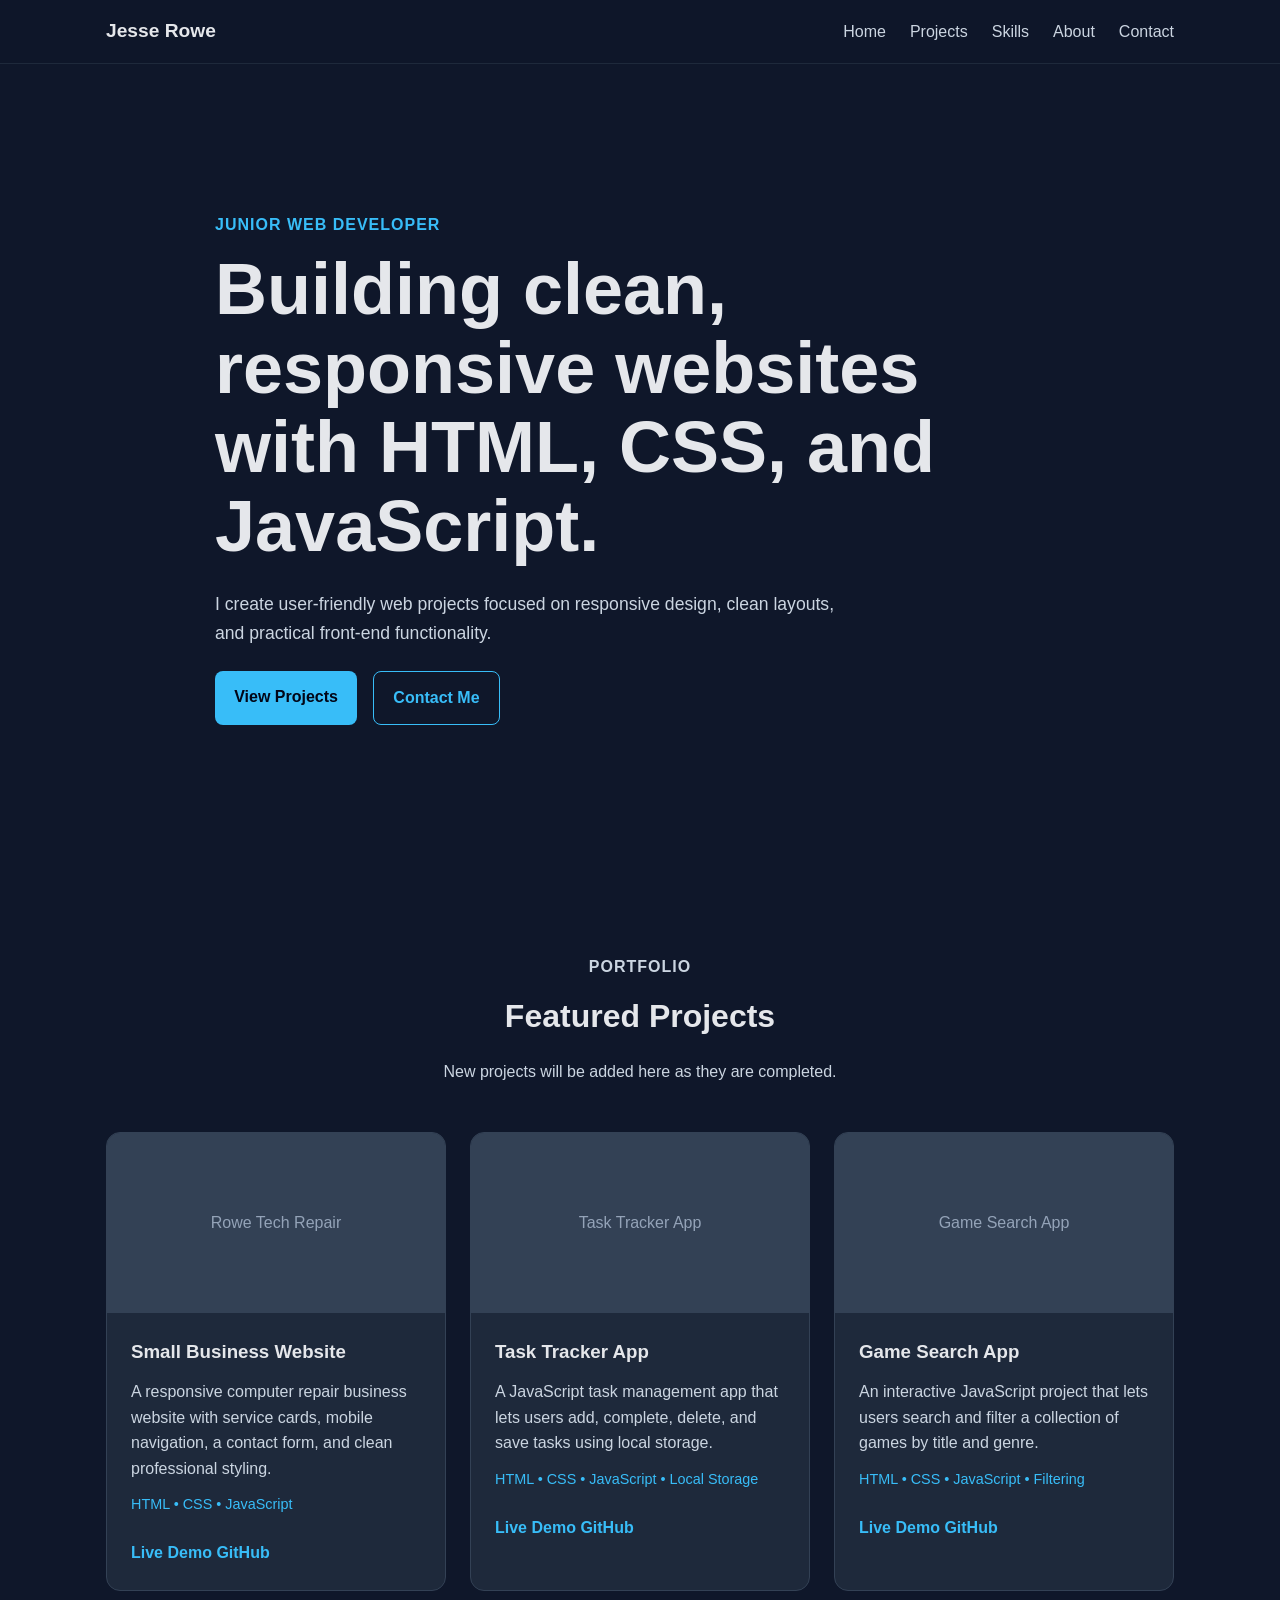
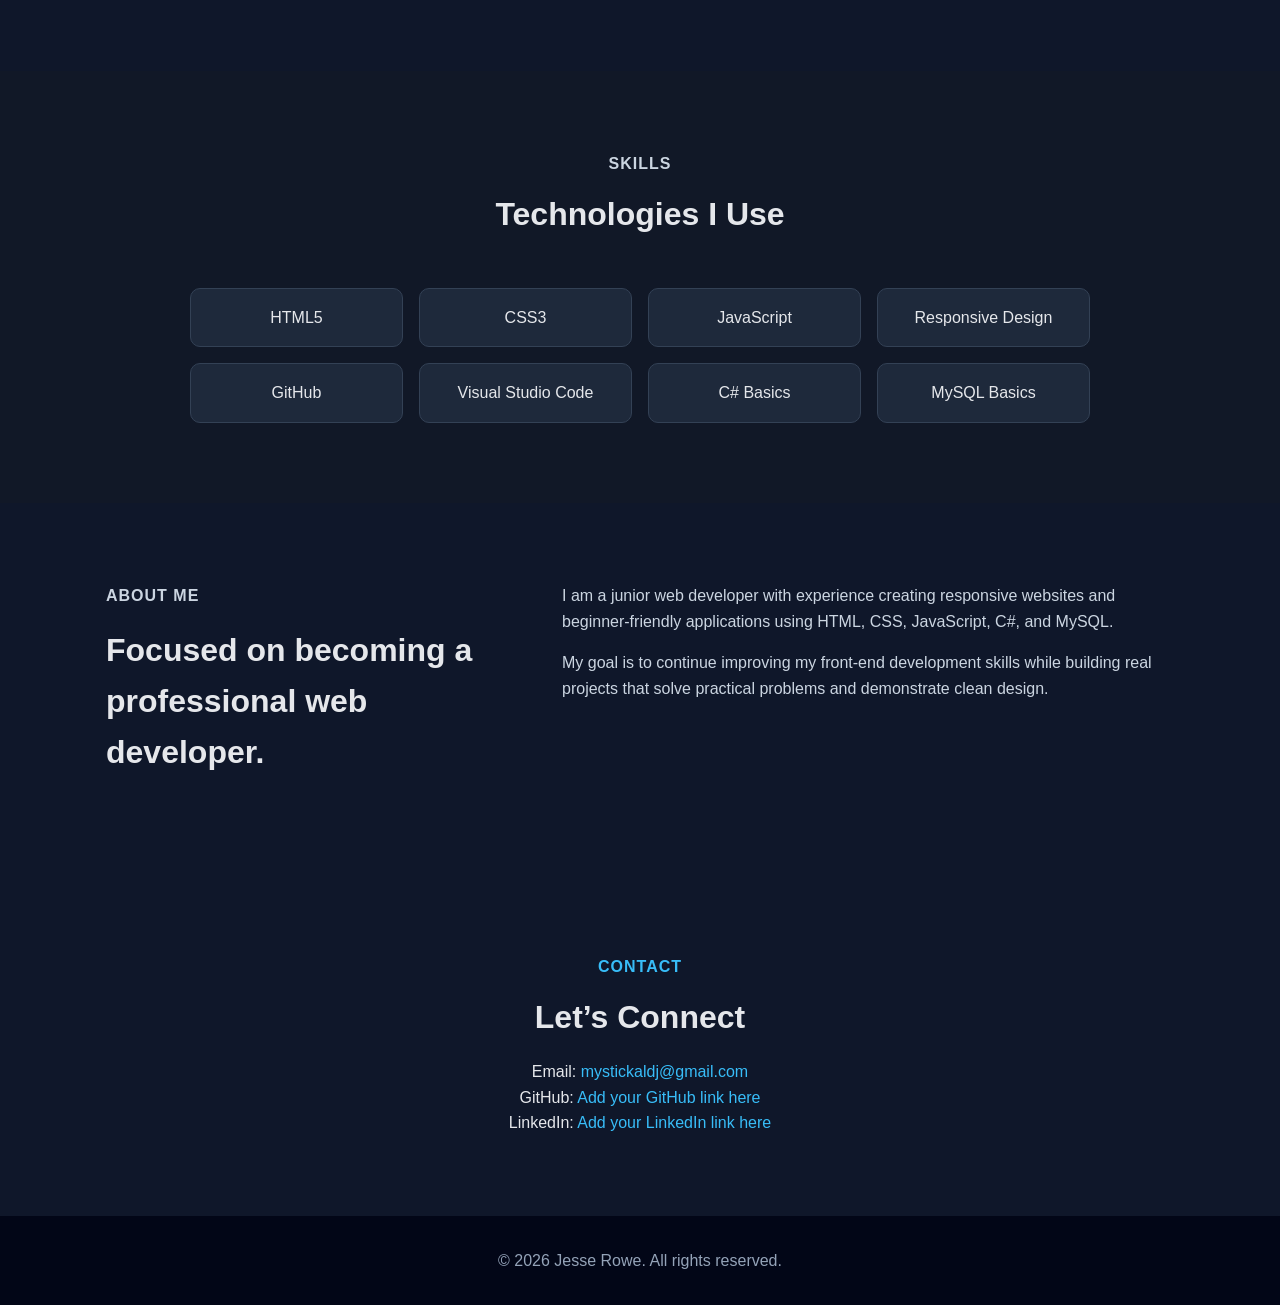
<file: Portfolio/index.html>
<!DOCTYPE html>
<html lang="en">
<head>
  <meta charset="UTF-8" />
  <meta name="viewport" content="width=device-width, initial-scale=1.0" />
  <title>Jesse Rowe | Junior Web Developer</title>
  <link rel="stylesheet" href="styles.css" />
</head>
<body>

  <header class="site-header">
    <nav class="navbar">
      <a href="#" class="logo">Jesse Rowe</a>

      <button class="menu-toggle" id="menuToggle">☰</button>

      <ul class="nav-links" id="navLinks">
        <li><a href="#home">Home</a></li>
        <li><a href="#projects">Projects</a></li>
        <li><a href="#skills">Skills</a></li>
        <li><a href="#about">About</a></li>
        <li><a href="#contact">Contact</a></li>
      </ul>
    </nav>
  </header>

  <main>

    <section id="home" class="hero">
      <div class="hero-content">
        <p class="eyebrow">Junior Web Developer</p>
        <h1>Building clean, responsive websites with HTML, CSS, and JavaScript.</h1>
        <p class="hero-text">
          I create user-friendly web projects focused on responsive design,
          clean layouts, and practical front-end functionality.
        </p>

        <div class="hero-buttons">
          <a href="#projects" class="btn primary">View Projects</a>
          <a href="#contact" class="btn secondary">Contact Me</a>
        </div>
      </div>
    </section>

    <section id="projects" class="section">
      <div class="section-heading">
        <p class="eyebrow">Portfolio</p>
        <h2>Featured Projects</h2>
        <p>New projects will be added here as they are completed.</p>
      </div>

      <div class="project-grid">

        <article class="project-card">
  <div class="project-image">Rowe Tech Repair</div>

  <div class="project-content">
    <h3>Small Business Website</h3>

    <p>
      A responsive computer repair business website with service cards,
      mobile navigation, a contact form, and clean professional styling.
    </p>

    <p class="tech">HTML • CSS • JavaScript</p>

    <div class="project-buttons">
      <a href="projects/rowe-tech-repair/index.html" class="project-link">
        Live Demo
      </a>

      <a href="#" class="project-link secondary-link">
        GitHub
      </a>
    </div>
  </div>
</article>

        <article class="project-card">
  <div class="project-image">Task Tracker App</div>

  <div class="project-content">
    <h3>Task Tracker App</h3>

    <p>
      A JavaScript task management app that lets users add, complete,
      delete, and save tasks using local storage.
    </p>

    <p class="tech">HTML • CSS • JavaScript • Local Storage</p>

    <div class="project-buttons">
      <a href="projects/task-tracker/index.html" class="project-link">
        Live Demo
      </a>

      <a href="#" class="project-link secondary-link">
        GitHub
      </a>
    </div>
  </div>
</article>

        <article class="project-card">
  <div class="project-image">Game Search App</div>

  <div class="project-content">
    <h3>Game Search App</h3>

    <p>
      An interactive JavaScript project that lets users search and filter
      a collection of games by title and genre.
    </p>

    <p class="tech">HTML • CSS • JavaScript • Filtering</p>

    <div class="project-buttons">
      <a href="projects/game-search-app/index.html" class="project-link">
        Live Demo
      </a>

      <a href="#" class="project-link secondary-link">
        GitHub
      </a>
    </div>
  </div>
</article>
      </div>
    </section>

    <section id="skills" class="section alt-section">
      <div class="section-heading">
        <p class="eyebrow">Skills</p>
        <h2>Technologies I Use</h2>
      </div>

      <div class="skills-grid">
        <div class="skill-box">HTML5</div>
        <div class="skill-box">CSS3</div>
        <div class="skill-box">JavaScript</div>
        <div class="skill-box">Responsive Design</div>
        <div class="skill-box">GitHub</div>
        <div class="skill-box">Visual Studio Code</div>
        <div class="skill-box">C# Basics</div>
        <div class="skill-box">MySQL Basics</div>
      </div>
    </section>

    <section id="about" class="section">
      <div class="about-layout">
        <div>
          <p class="eyebrow">About Me</p>
          <h2>Focused on becoming a professional web developer.</h2>
        </div>

        <div>
          <p>
            I am a junior web developer with experience creating responsive
            websites and beginner-friendly applications using HTML, CSS,
            JavaScript, C#, and MySQL.
          </p>
          <p>
            My goal is to continue improving my front-end development skills
            while building real projects that solve practical problems and
            demonstrate clean design.
          </p>
        </div>
      </div>
    </section>

    <section id="contact" class="section contact-section">
      <p class="eyebrow">Contact</p>
      <h2>Let’s Connect</h2>
      <p>Email: <a href="mailto:mystickaldj@gmail.com">mystickaldj@gmail.com</a></p>
      <p>GitHub: <a href="#">Add your GitHub link here</a></p>
      <p>LinkedIn: <a href="#">Add your LinkedIn link here</a></p>
    </section>

  </main>

  <footer class="footer">
    <p>&copy; 2026 Jesse Rowe. All rights reserved.</p>
  </footer>

  <script src="script.js"></script>
</body>
</html>
</file>
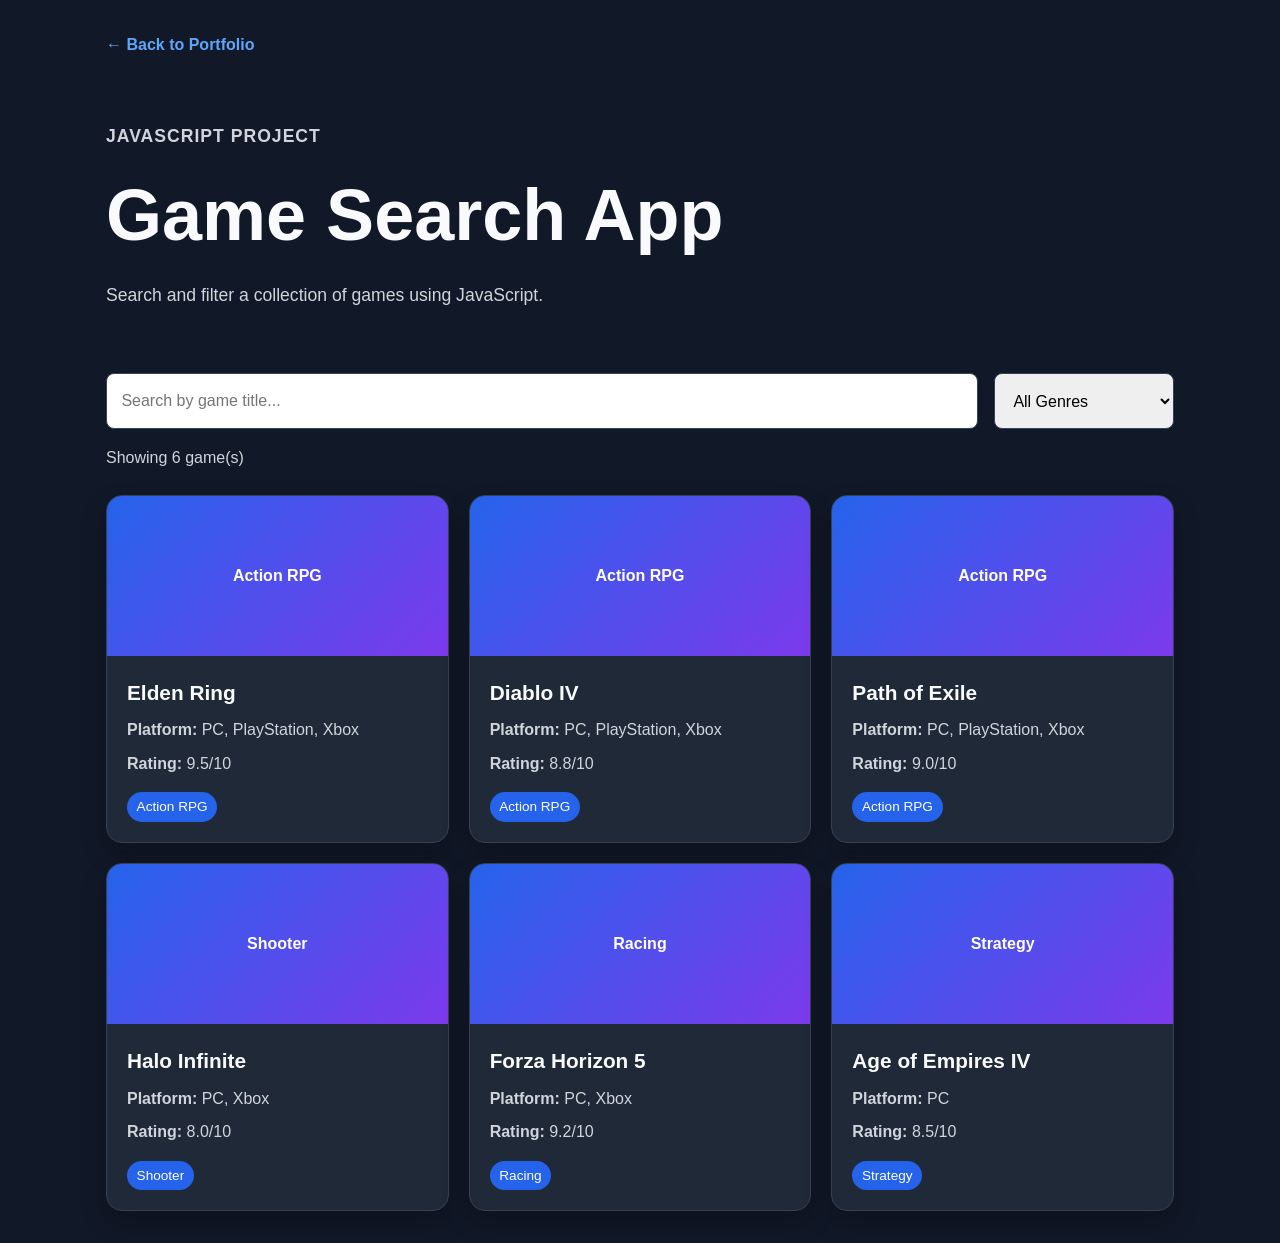
<file: Portfolio/projects/game-search-app/index.html>
<!DOCTYPE html>
<html lang="en">
<head>
  <meta charset="UTF-8" />
  <meta name="viewport" content="width=device-width, initial-scale=1.0" />
  <title>Game Search App | Jesse Rowe</title>
  <link rel="stylesheet" href="styles.css" />
</head>
<body>

  <main class="container">
    <a href="../../index.html" class="back-link">← Back to Portfolio</a>

    <header class="hero">
      <p class="eyebrow">JavaScript Project</p>
      <h1>Game Search App</h1>
      <p>
        Search and filter a collection of games using JavaScript.
      </p>
    </header>

    <section class="controls">
      <input type="text" id="searchInput" placeholder="Search by game title..." />

      <select id="genreFilter">
        <option value="all">All Genres</option>
        <option value="Action RPG">Action RPG</option>
        <option value="Shooter">Shooter</option>
        <option value="Racing">Racing</option>
        <option value="Strategy">Strategy</option>
      </select>
    </section>

    <p id="resultCount" class="result-count"></p>

    <section id="gameGrid" class="game-grid"></section>
  </main>

  <script src="script.js"></script>
</body>
</html>
</file>
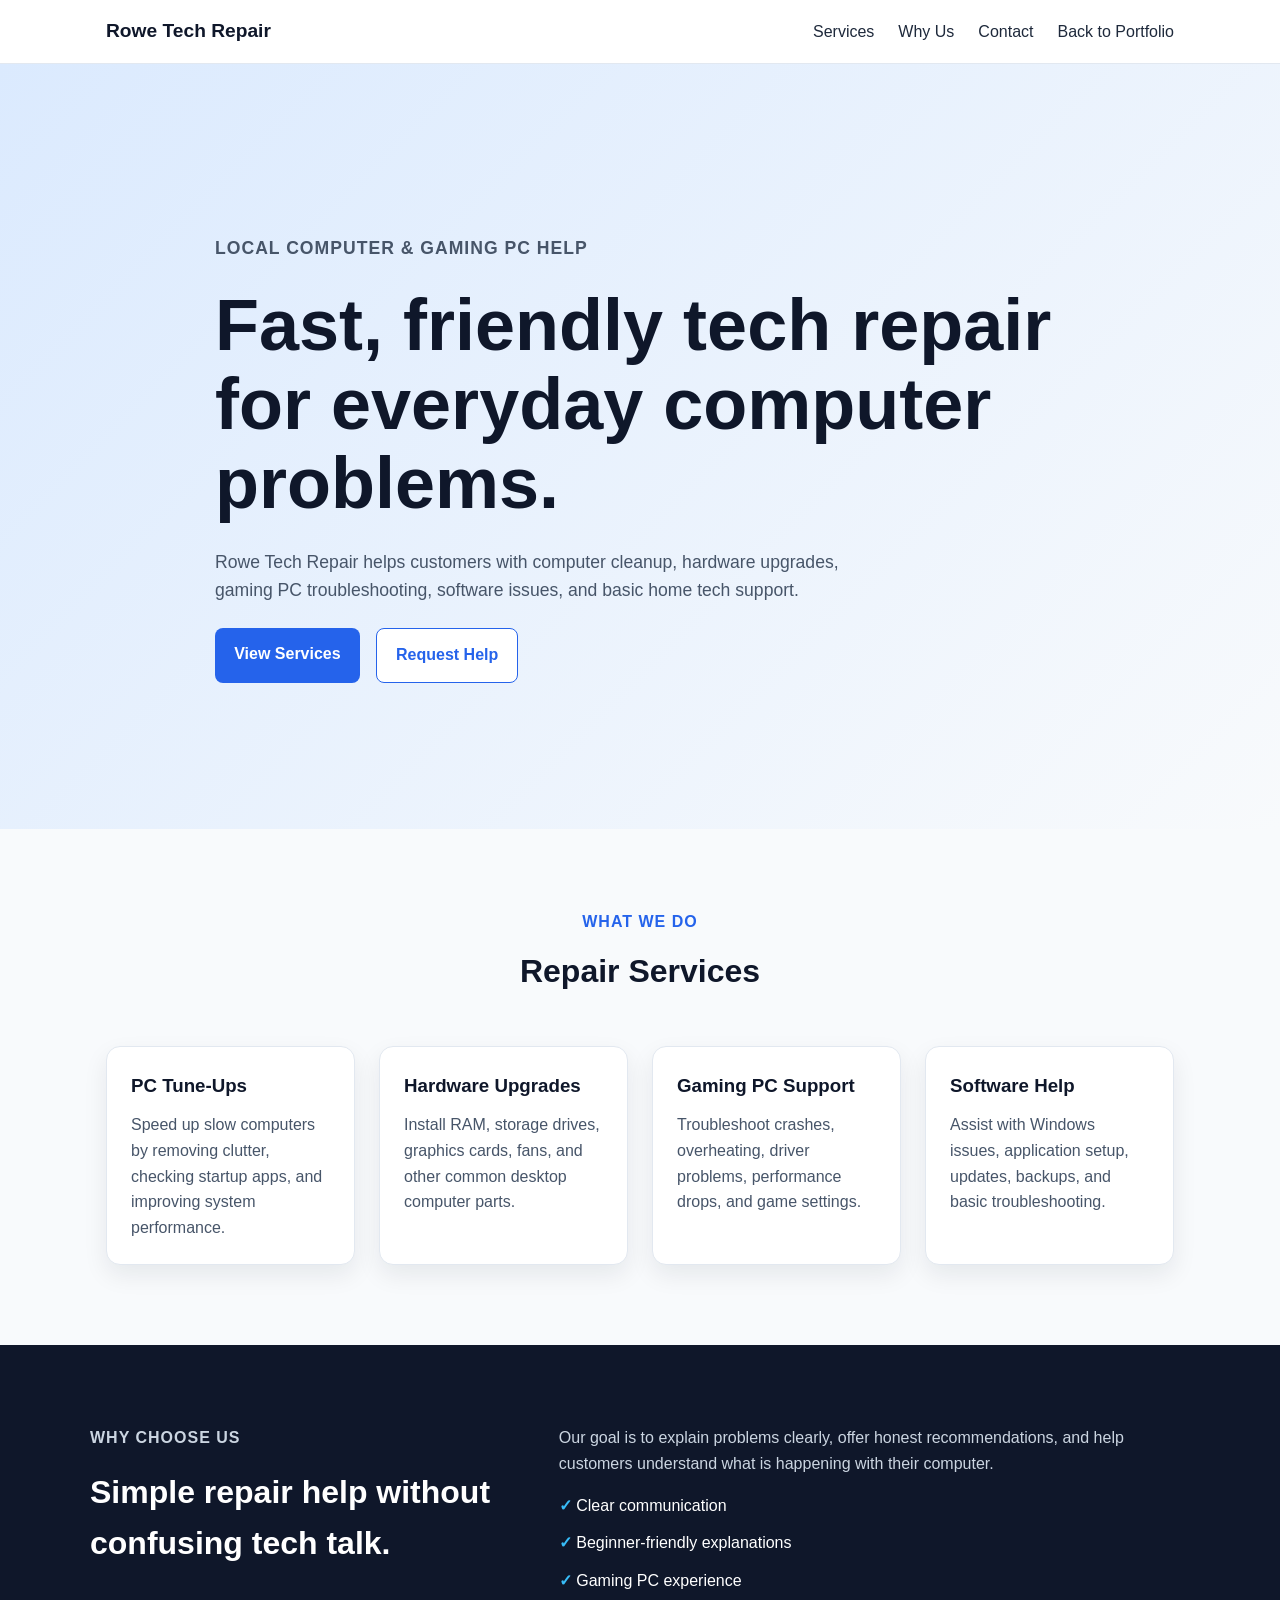
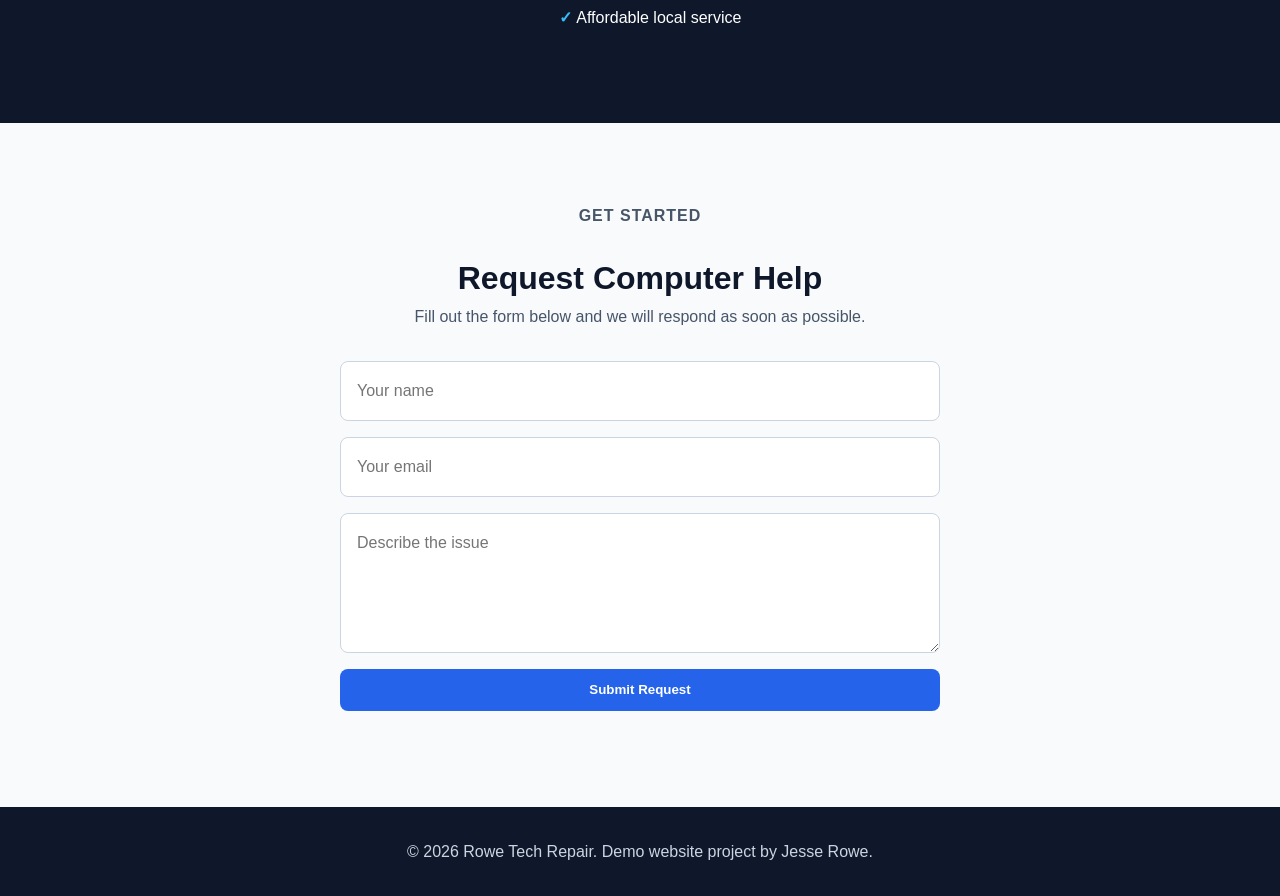
<file: Portfolio/projects/rowe-tech-repair/index.html>
<!DOCTYPE html>
<html lang="en">
<head>
  <meta charset="UTF-8" />
  <meta name="viewport" content="width=device-width, initial-scale=1.0" />
  <title>Rowe Tech Repair | Computer Repair Services</title>
  <link rel="stylesheet" href="styles.css" />
</head>
<body>

  <header class="header">
    <nav class="nav">
      <a href="#" class="logo">Rowe Tech Repair</a>

      <button class="menu-btn" id="menuBtn">☰</button>

      <ul class="nav-links" id="navLinks">
        <li><a href="#services">Services</a></li>
        <li><a href="#why-us">Why Us</a></li>
        <li><a href="#contact">Contact</a></li>
        <li><a href="../../index.html">Back to Portfolio</a></li>
      </ul>
    </nav>
  </header>

  <section class="hero">
    <div class="hero-content">
      <p class="tagline">Local Computer & Gaming PC Help</p>
      <h1>Fast, friendly tech repair for everyday computer problems.</h1>
      <p>
        Rowe Tech Repair helps customers with computer cleanup, hardware upgrades,
        gaming PC troubleshooting, software issues, and basic home tech support.
      </p>

      <div class="hero-buttons">
        <a href="#services" class="btn primary">View Services</a>
        <a href="#contact" class="btn secondary">Request Help</a>
      </div>
    </div>
  </section>

  <main>

    <section id="services" class="section">
      <div class="section-heading">
        <p class="tagline">What We Do</p>
        <h2>Repair Services</h2>
      </div>

      <div class="card-grid">
        <article class="card">
          <h3>PC Tune-Ups</h3>
          <p>Speed up slow computers by removing clutter, checking startup apps, and improving system performance.</p>
        </article>

        <article class="card">
          <h3>Hardware Upgrades</h3>
          <p>Install RAM, storage drives, graphics cards, fans, and other common desktop computer parts.</p>
        </article>

        <article class="card">
          <h3>Gaming PC Support</h3>
          <p>Troubleshoot crashes, overheating, driver problems, performance drops, and game settings.</p>
        </article>

        <article class="card">
          <h3>Software Help</h3>
          <p>Assist with Windows issues, application setup, updates, backups, and basic troubleshooting.</p>
        </article>
      </div>
    </section>

    <section id="why-us" class="section dark-section">
      <div class="split-layout">
        <div>
          <p class="tagline">Why Choose Us</p>
          <h2>Simple repair help without confusing tech talk.</h2>
        </div>

        <div>
          <p>
            Our goal is to explain problems clearly, offer honest recommendations,
            and help customers understand what is happening with their computer.
          </p>

          <ul class="check-list">
            <li>Clear communication</li>
            <li>Beginner-friendly explanations</li>
            <li>Gaming PC experience</li>
            <li>Affordable local service</li>
          </ul>
        </div>
      </div>
    </section>

    <section id="contact" class="section contact-section">
      <p class="tagline">Get Started</p>
      <h2>Request Computer Help</h2>
      <p>Fill out the form below and we will respond as soon as possible.</p>

      <form class="contact-form" id="contactForm">
        <input type="text" id="name" placeholder="Your name" />
        <input type="email" id="email" placeholder="Your email" />
        <textarea id="message" placeholder="Describe the issue"></textarea>
        <button type="submit" class="btn primary">Submit Request</button>
        <p id="formMessage" class="form-message"></p>
      </form>
    </section>

  </main>

  <footer class="footer">
    <p>&copy; 2026 Rowe Tech Repair. Demo website project by Jesse Rowe.</p>
  </footer>

  <script src="script.js"></script>
</body>
</html>
</file>
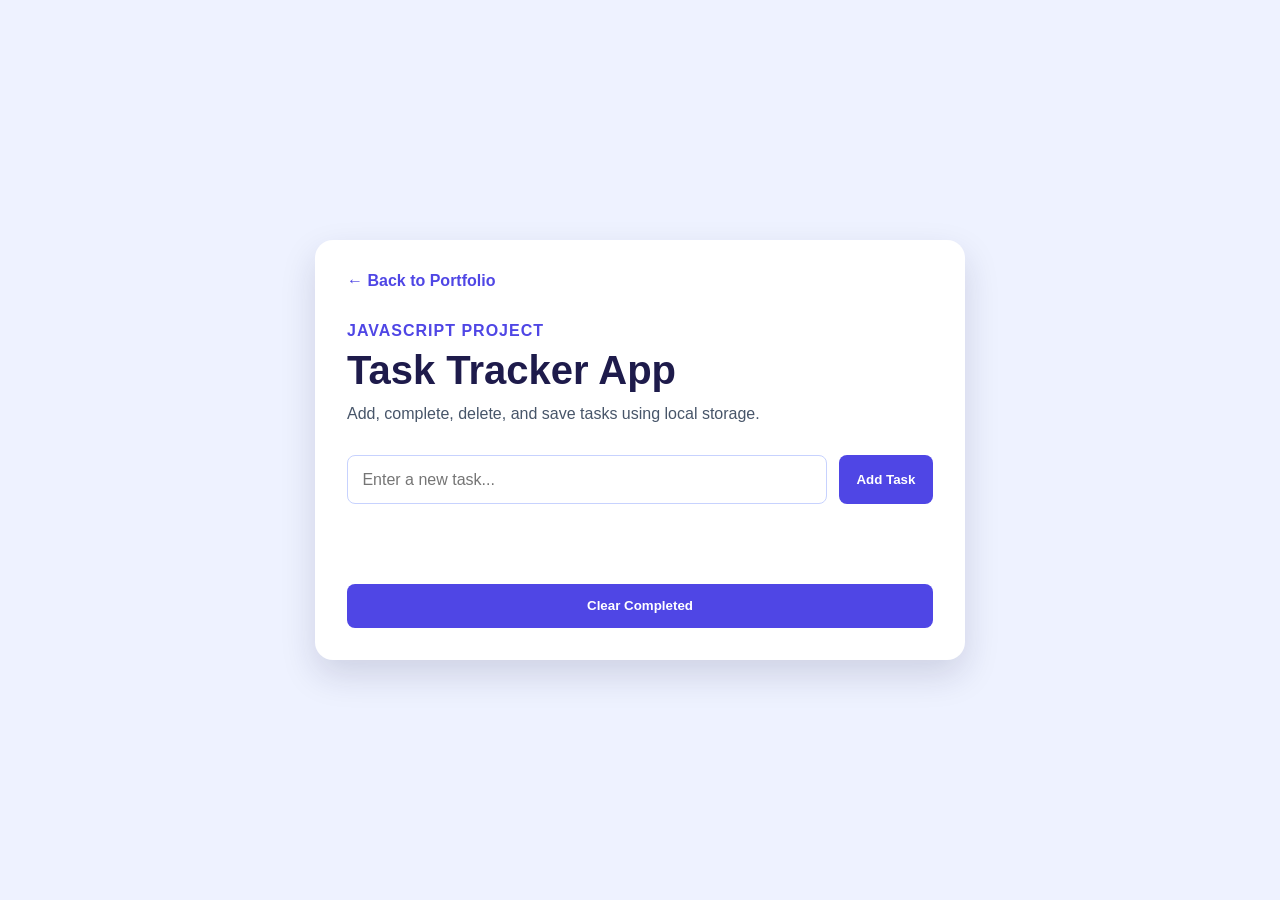
<file: Portfolio/projects/task-tracker/index.html>
<!DOCTYPE html>
<html lang="en">
<head>
  <meta charset="UTF-8" />
  <meta name="viewport" content="width=device-width, initial-scale=1.0" />
  <title>Task Tracker App | Jesse Rowe</title>
  <link rel="stylesheet" href="styles.css" />
</head>
<body>

  <main class="app-container">
    <section class="app-card">
      <a href="../../index.html" class="back-link">← Back to Portfolio</a>

      <header>
        <p class="eyebrow">JavaScript Project</p>
        <h1>Task Tracker App</h1>
        <p class="intro">
          Add, complete, delete, and save tasks using local storage.
        </p>
      </header>

      <form id="taskForm" class="task-form">
        <input type="text" id="taskInput" placeholder="Enter a new task..." />
        <button type="submit">Add Task</button>
      </form>

      <p id="message" class="message"></p>

      <ul id="taskList" class="task-list"></ul>

      <button id="clearCompleted" class="clear-btn">Clear Completed</button>
    </section>
  </main>

  <script src="script.js"></script>
</body>
</html>
</file>
<file: Portfolio/styles.css>
* {
  margin: 0;
  padding: 0;
  box-sizing: border-box;
}

html {
  scroll-behavior: smooth;
}

body {
  font-family: Arial, sans-serif;
  background: #0f172a;
  color: #e5e7eb;
  line-height: 1.6;
}

a {
  color: inherit;
  text-decoration: none;
}

.site-header {
  position: sticky;
  top: 0;
  background: rgba(15, 23, 42, 0.95);
  border-bottom: 1px solid #1e293b;
  z-index: 1000;
}

.navbar {
  max-width: 1100px;
  margin: auto;
  padding: 1rem;
  display: flex;
  justify-content: space-between;
  align-items: center;
}

.logo {
  font-weight: bold;
  font-size: 1.2rem;
}

.nav-links {
  list-style: none;
  display: flex;
  gap: 1.5rem;
}

.nav-links a {
  color: #cbd5e1;
}

.nav-links a:hover {
  color: #38bdf8;
}

.menu-toggle {
  display: none;
  background: none;
  color: white;
  border: none;
  font-size: 1.8rem;
}

.hero {
  min-height: 90vh;
  display: flex;
  align-items: center;
  padding: 4rem 1rem;
}

.hero-content,
.section {
  max-width: 1100px;
  margin: auto;
}

.eyebrow {
  color: #38bdf8;
  font-weight: bold;
  margin-bottom: 0.75rem;
  text-transform: uppercase;
  letter-spacing: 1px;
}

h1 {
  font-size: clamp(2.4rem, 6vw, 4.5rem);
  line-height: 1.1;
  max-width: 850px;
}

h2 {
  font-size: 2rem;
  margin-bottom: 1rem;
}

.hero-text {
  max-width: 650px;
  margin: 1.5rem 0;
  color: #cbd5e1;
  font-size: 1.1rem;
}

.hero-buttons {
  display: flex;
  gap: 1rem;
  flex-wrap: wrap;
}

.btn {
  padding: 0.85rem 1.2rem;
  border-radius: 8px;
  font-weight: bold;
}

.primary {
  background: #38bdf8;
  color: #020617;
}

.secondary {
  border: 1px solid #38bdf8;
  color: #38bdf8;
}

.section {
  padding: 5rem 1rem;
}

.section-heading {
  text-align: center;
  margin-bottom: 3rem;
}

.section-heading p {
  color: #cbd5e1;
}

.project-grid {
  display: grid;
  grid-template-columns: repeat(3, 1fr);
  gap: 1.5rem;
}

.project-card {
  background: #1e293b;
  border: 1px solid #334155;
  border-radius: 14px;
  overflow: hidden;
}

.project-image {
  height: 180px;
  background: #334155;
  display: flex;
  align-items: center;
  justify-content: center;
  color: #94a3b8;
}

.project-content {
  padding: 1.5rem;
}

.project-content p {
  color: #cbd5e1;
  margin: 0.75rem 0;
}

.tech {
  color: #38bdf8 !important;
  font-size: 0.9rem;
}

.project-link {
  display: inline-block;
  margin-top: 0.75rem;
  color: #38bdf8;
  font-weight: bold;
}

.alt-section {
  background: #111827;
  max-width: 100%;
}

.skills-grid {
  max-width: 900px;
  margin: auto;
  display: grid;
  grid-template-columns: repeat(4, 1fr);
  gap: 1rem;
}

.skill-box {
  background: #1e293b;
  border: 1px solid #334155;
  padding: 1rem;
  text-align: center;
  border-radius: 10px;
}

.about-layout {
  display: grid;
  grid-template-columns: 1fr 1.5fr;
  gap: 3rem;
}

.about-layout p {
  color: #cbd5e1;
  margin-bottom: 1rem;
}

.contact-section {
  text-align: center;
}

.contact-section a {
  color: #38bdf8;
}

.footer {
  text-align: center;
  padding: 2rem 1rem;
  background: #020617;
  color: #94a3b8;
}

@media (max-width: 800px) {
  .menu-toggle {
    display: block;
  }

  .nav-links {
    display: none;
    position: absolute;
    top: 65px;
    right: 1rem;
    background: #1e293b;
    flex-direction: column;
    padding: 1rem;
    border-radius: 10px;
  }

  .nav-links.show {
    display: flex;
  }

  .project-grid {
    grid-template-columns: 1fr;
  }

  .skills-grid {
    grid-template-columns: repeat(2, 1fr);
  }

  .about-layout {
    grid-template-columns: 1fr;
  }

  .project-buttons {
  display: flex;
  gap: 0.75rem;
  margin-top: 1rem;
  flex-wrap: wrap;
}

.secondary-link {
  border: 1px solid #38bdf8;
  padding: 0.5rem 0.75rem;
  border-radius: 6px;
}

.project-link:not(.secondary-link) {
  background: #38bdf8;
  color: #020617;
  padding: 0.5rem 0.75rem;
  border-radius: 6px;
}
}
</file>
<file: Portfolio/projects/game-search-app/styles.css>
* {
  margin: 0;
  padding: 0;
  box-sizing: border-box;
}

body {
  background: #111827;
  color: #f9fafb;
  font-family: Arial, sans-serif;
  line-height: 1.6;
}

.container {
  max-width: 1100px;
  margin: auto;
  padding: 2rem 1rem;
}

.back-link {
  color: #60a5fa;
  text-decoration: none;
  font-weight: bold;
}

.hero {
  padding: 4rem 0 2rem;
}

.eyebrow {
  color: #60a5fa;
  font-weight: bold;
  text-transform: uppercase;
  letter-spacing: 1px;
}

h1 {
  font-size: clamp(2.5rem, 6vw, 4.5rem);
  margin: 0.5rem 0;
}

.hero p {
  color: #d1d5db;
  max-width: 650px;
  font-size: 1.1rem;
}

.controls {
  display: flex;
  gap: 1rem;
  margin: 2rem 0 1rem;
}

.controls input,
.controls select {
  padding: 0.9rem;
  border: 1px solid #374151;
  border-radius: 8px;
  font: inherit;
}

.controls input {
  flex: 1;
}

.controls select {
  min-width: 180px;
}

.result-count {
  color: #d1d5db;
  margin-bottom: 1.5rem;
}

.game-grid {
  display: grid;
  grid-template-columns: repeat(3, 1fr);
  gap: 1.25rem;
}

.game-card {
  background: #1f2937;
  border: 1px solid #374151;
  border-radius: 16px;
  overflow: hidden;
  box-shadow: 0 12px 25px rgba(0, 0, 0, 0.25);
}

.game-image {
  height: 160px;
  background: linear-gradient(135deg, #2563eb, #7c3aed);
  display: flex;
  align-items: center;
  justify-content: center;
  color: white;
  font-weight: bold;
}

.game-content {
  padding: 1.25rem;
}

.game-content h2 {
  font-size: 1.3rem;
  margin-bottom: 0.5rem;
}

.game-content p {
  color: #d1d5db;
  margin-bottom: 0.5rem;
}

.badge {
  display: inline-block;
  background: #2563eb;
  color: white;
  padding: 0.25rem 0.6rem;
  border-radius: 999px;
  font-size: 0.85rem;
  margin-top: 0.5rem;
}

.no-results {
  grid-column: 1 / -1;
  background: #1f2937;
  border: 1px solid #374151;
  padding: 2rem;
  border-radius: 14px;
  text-align: center;
  color: #d1d5db;
}

@media (max-width: 850px) {
  .game-grid {
    grid-template-columns: 1fr;
  }

  .controls {
    flex-direction: column;
  }

  .controls select {
    min-width: 100%;
  }
}
</file>
<file: Portfolio/projects/rowe-tech-repair/styles.css>
* {
  margin: 0;
  padding: 0;
  box-sizing: border-box;
}

html {
  scroll-behavior: smooth;
}

body {
  font-family: Arial, sans-serif;
  background: #f8fafc;
  color: #1e293b;
  line-height: 1.6;
}

a {
  text-decoration: none;
  color: inherit;
}

.header {
  background: white;
  border-bottom: 1px solid #e2e8f0;
  position: sticky;
  top: 0;
  z-index: 1000;
}

.nav {
  max-width: 1100px;
  margin: auto;
  padding: 1rem;
  display: flex;
  justify-content: space-between;
  align-items: center;
}

.logo {
  font-weight: bold;
  font-size: 1.2rem;
  color: #0f172a;
}

.nav-links {
  list-style: none;
  display: flex;
  gap: 1.5rem;
}

.nav-links a:hover {
  color: #2563eb;
}

.menu-btn {
  display: none;
  border: none;
  background: none;
  font-size: 1.8rem;
}

.hero {
  min-height: 85vh;
  display: flex;
  align-items: center;
  background: linear-gradient(135deg, #dbeafe, #f8fafc);
  padding: 4rem 1rem;
}

.hero-content {
  max-width: 1100px;
  margin: auto;
}

.tagline {
  color: #2563eb;
  font-weight: bold;
  text-transform: uppercase;
  letter-spacing: 1px;
  margin-bottom: 0.75rem;
}

h1 {
  font-size: clamp(2.5rem, 6vw, 4.5rem);
  max-width: 850px;
  line-height: 1.1;
  color: #0f172a;
}

.hero p {
  max-width: 650px;
  margin: 1.5rem 0;
  font-size: 1.1rem;
  color: #475569;
}

.hero-buttons {
  display: flex;
  gap: 1rem;
  flex-wrap: wrap;
}

.btn {
  display: inline-block;
  padding: 0.85rem 1.2rem;
  border-radius: 8px;
  font-weight: bold;
  border: none;
  cursor: pointer;
}

.primary {
  background: #2563eb;
  color: white;
}

.secondary {
  background: white;
  color: #2563eb;
  border: 1px solid #2563eb;
}

.section {
  max-width: 1100px;
  margin: auto;
  padding: 5rem 1rem;
}

.section-heading {
  text-align: center;
  margin-bottom: 3rem;
}

.section-heading h2,
.contact-section h2 {
  font-size: 2rem;
  color: #0f172a;
}

.card-grid {
  display: grid;
  grid-template-columns: repeat(4, 1fr);
  gap: 1.5rem;
}

.card {
  background: white;
  padding: 1.5rem;
  border-radius: 14px;
  border: 1px solid #e2e8f0;
  box-shadow: 0 10px 25px rgba(15, 23, 42, 0.08);
}

.card h3 {
  margin-bottom: 0.75rem;
  color: #0f172a;
}

.card p {
  color: #475569;
}

.dark-section {
  background: #0f172a;
  color: white;
  max-width: 100%;
}

.dark-section .split-layout {
  max-width: 1100px;
  margin: auto;
}

.split-layout {
  display: grid;
  grid-template-columns: 1fr 1.5fr;
  gap: 3rem;
}

.dark-section h2 {
  font-size: 2rem;
}

.dark-section p {
  color: #cbd5e1;
  margin-bottom: 1rem;
}

.check-list {
  list-style: none;
}

.check-list li {
  margin-bottom: 0.75rem;
}

.check-list li::before {
  content: "✓ ";
  color: #38bdf8;
  font-weight: bold;
}

.contact-section {
  text-align: center;
}

.contact-section > p {
  color: #475569;
  margin-bottom: 1.5rem;
}

.contact-form {
  max-width: 600px;
  margin: 2rem auto 0;
  display: grid;
  gap: 1rem;
}

.contact-form input,
.contact-form textarea {
  width: 100%;
  padding: 1rem;
  border: 1px solid #cbd5e1;
  border-radius: 8px;
  font: inherit;
}

.contact-form textarea {
  min-height: 140px;
  resize: vertical;
}

.form-message {
  font-weight: bold;
  color: #2563eb;
}

.footer {
  text-align: center;
  padding: 2rem 1rem;
  background: #0f172a;
  color: #cbd5e1;
}

@media (max-width: 850px) {
  .menu-btn {
    display: block;
  }

  .nav-links {
    display: none;
    position: absolute;
    top: 65px;
    right: 1rem;
    background: white;
    flex-direction: column;
    padding: 1rem;
    border-radius: 10px;
    box-shadow: 0 10px 25px rgba(15, 23, 42, 0.15);
  }

  .nav-links.show {
    display: flex;
  }

  .card-grid {
    grid-template-columns: 1fr;
  }

  .split-layout {
    grid-template-columns: 1fr;
  }
}
</file>
<file: Portfolio/projects/task-tracker/styles.css>
* {
  margin: 0;
  padding: 0;
  box-sizing: border-box;
}

body {
  font-family: Arial, sans-serif;
  background: #eef2ff;
  color: #1e1b4b;
  min-height: 100vh;
}

.app-container {
  min-height: 100vh;
  display: flex;
  align-items: center;
  justify-content: center;
  padding: 2rem 1rem;
}

.app-card {
  width: 100%;
  max-width: 650px;
  background: white;
  padding: 2rem;
  border-radius: 18px;
  box-shadow: 0 15px 35px rgba(30, 27, 75, 0.15);
}

.back-link {
  display: inline-block;
  margin-bottom: 2rem;
  color: #4f46e5;
  text-decoration: none;
  font-weight: bold;
}

.eyebrow {
  color: #4f46e5;
  font-weight: bold;
  text-transform: uppercase;
  letter-spacing: 1px;
  margin-bottom: 0.5rem;
}

h1 {
  font-size: 2.5rem;
  margin-bottom: 0.75rem;
}

.intro {
  color: #475569;
  margin-bottom: 2rem;
}

.task-form {
  display: flex;
  gap: 0.75rem;
  margin-bottom: 1rem;
}

.task-form input {
  flex: 1;
  padding: 0.9rem;
  border: 1px solid #c7d2fe;
  border-radius: 8px;
  font-size: 1rem;
}

.task-form button,
.clear-btn {
  padding: 0.9rem 1.1rem;
  border: none;
  border-radius: 8px;
  background: #4f46e5;
  color: white;
  font-weight: bold;
  cursor: pointer;
}

.task-form button:hover,
.clear-btn:hover {
  background: #4338ca;
}

.message {
  min-height: 24px;
  color: #dc2626;
  font-weight: bold;
  margin-bottom: 1rem;
}

.task-list {
  list-style: none;
  display: grid;
  gap: 0.75rem;
  margin-bottom: 1.5rem;
}

.task-item {
  background: #f8fafc;
  border: 1px solid #e0e7ff;
  padding: 0.9rem;
  border-radius: 10px;
  display: flex;
  justify-content: space-between;
  align-items: center;
  gap: 1rem;
}

.task-text {
  flex: 1;
}

.task-item.completed .task-text {
  text-decoration: line-through;
  color: #64748b;
}

.task-actions {
  display: flex;
  gap: 0.5rem;
}

.complete-btn,
.delete-btn {
  border: none;
  padding: 0.5rem 0.7rem;
  border-radius: 6px;
  cursor: pointer;
  font-weight: bold;
}

.complete-btn {
  background: #dcfce7;
  color: #166534;
}

.delete-btn {
  background: #fee2e2;
  color: #991b1b;
}

.clear-btn {
  width: 100%;
}

@media (max-width: 600px) {
  .task-form {
    flex-direction: column;
  }

  .task-item {
    flex-direction: column;
    align-items: flex-start;
  }

  .task-actions {
    width: 100%;
  }

  .complete-btn,
  .delete-btn {
    flex: 1;
  }
}
</file>
